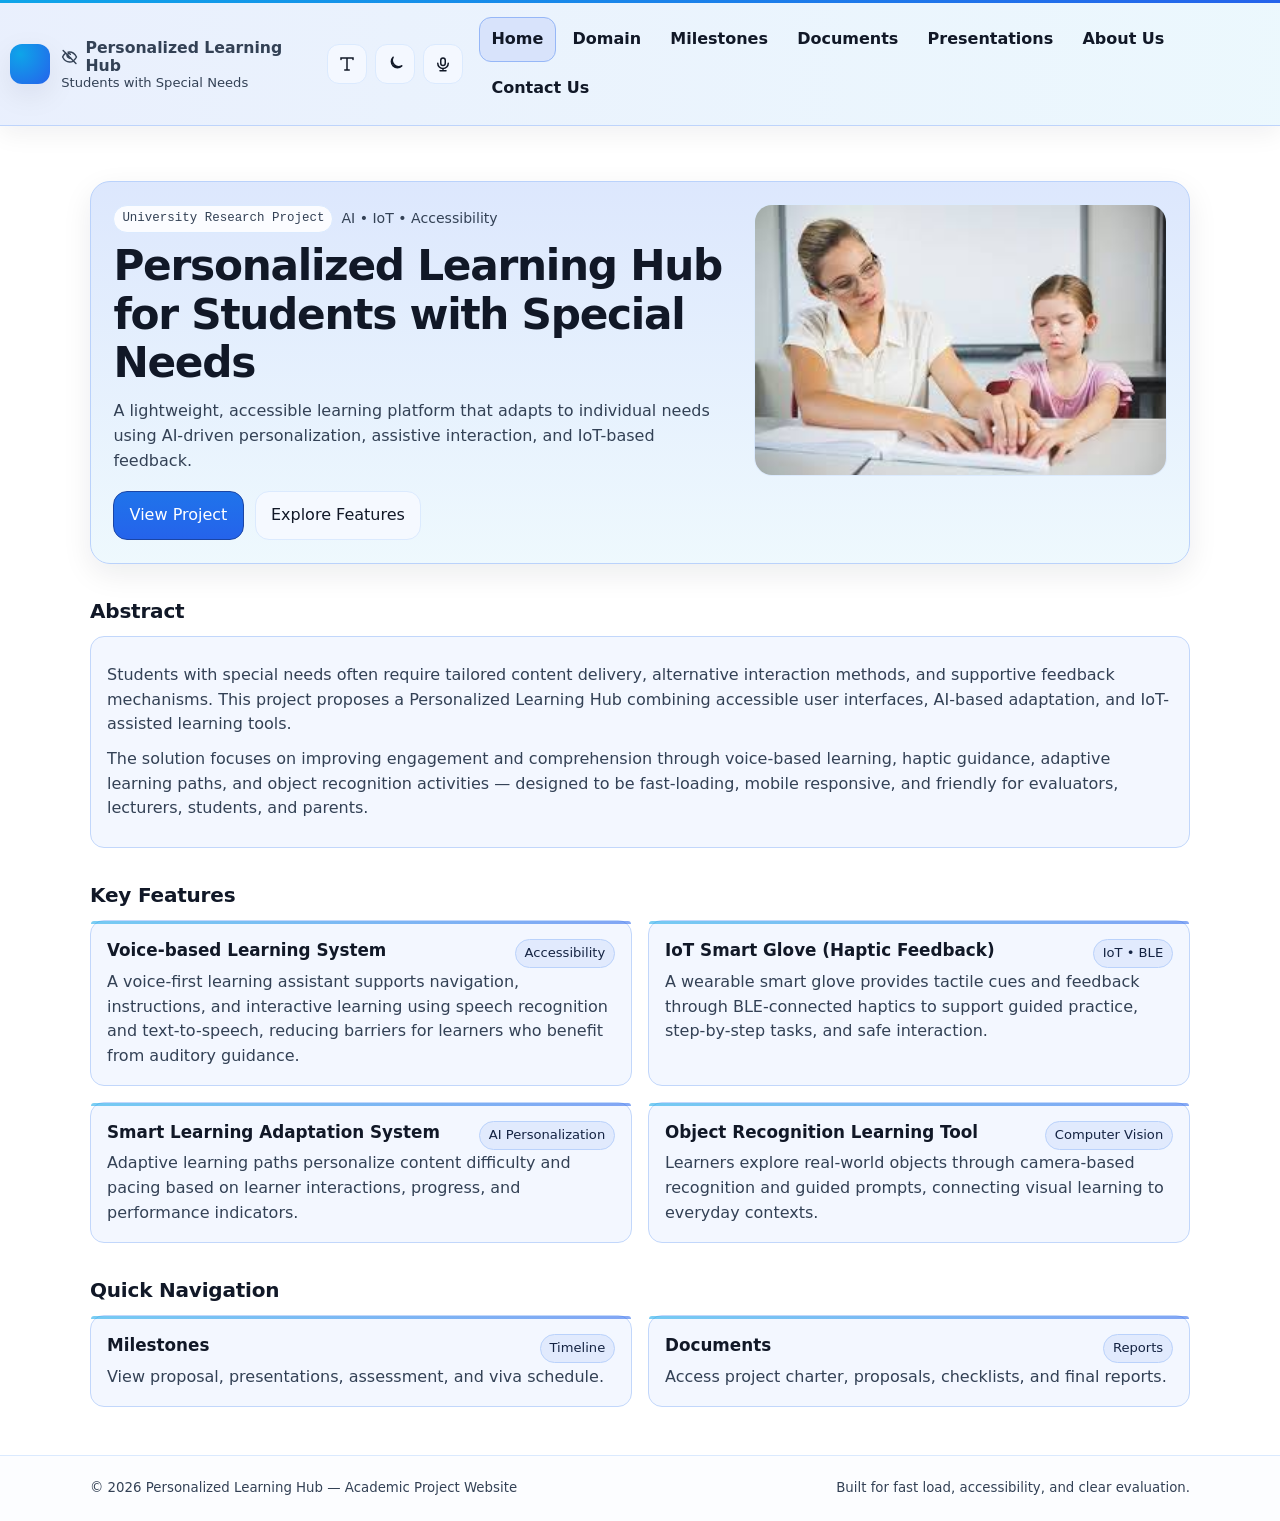
<file: index.html>
<!doctype html>
<html lang="en">
<head>
  <meta charset="utf-8" />
  <meta name="viewport" content="width=device-width, initial-scale=1" />
  <meta name="description" content="Academic project website — Personalized Learning Hub for Students with Special Needs." />
  <title>Personalized Learning Hub | Home</title>

  <link rel="stylesheet" href="styles/main.css" />
  <link rel="icon" href="assets/icons/favicon.svg" type="image/svg+xml" />
</head>

<body data-page="home">
  <a class="skip-link" href="#main">Skip to content</a>

  <!-- Shared Header / Navigation (consistent across all pages) -->
  <header class="site-header">
    <div class="container">
      <nav class="navbar" aria-label="Main navigation">
        <a class="brand" href="index.html">
          <span class="brand-mark" aria-hidden="true"></span>
          <span class="brand-text">
            <span class="brand-title">
              <svg class="icon" aria-hidden="true"><use href="#i-eye-off"></use></svg>
              <strong>Personalized Learning Hub</strong>
            </span>
            <span>Students with Special Needs</span>
          </span>
        </a>

        <div class="nav-controls" aria-label="Accessibili ty controls">
          <button class="icon-btn nav-toggle" type="button" data-action="toggle-nav" aria-expanded="false" aria-label="Open menu">
            <svg class="icon" aria-hidden="true"><use href="#i-menu"></use></svg>
          </button>

          <button class="icon-btn" type="button" data-action="toggle-font" aria-pressed="false" aria-label="Toggle larger text">
            <svg class="icon" aria-hidden="true"><use href="#i-text"></use></svg>
          </button>

          <button class="icon-btn" type="button" data-action="toggle-theme" aria-pressed="false" aria-label="Toggle dark mode">
            <svg class="icon" aria-hidden="true"><use href="#i-moon"></use></svg>
          </button>

          <!-- Optional but high-value: voice navigation (off by default) -->
          <button class="icon-btn" type="button" data-action="toggle-voice" aria-pressed="false" aria-label="Toggle voice navigation">
            <svg class="icon" aria-hidden="true"><use href="#i-mic"></use></svg>
          </button>
        </div>

        <div class="nav-links" role="list">
          <a href="index.html" data-page="home">Home</a>
          <a href="pages/domain.html" data-page="domain">Domain</a>
          <a href="pages/milestones.html" data-page="milestones">Milestones</a>
          <a href="pages/documents.html" data-page="documents">Documents</a>
          <a href="pages/presentations.html" data-page="presentations">Presentations</a>
          <a href="pages/about.html" data-page="about">About Us</a>
          <a href="pages/contact.html" data-page="contact">Contact Us</a>
        </div>
      </nav>
    </div>
  </header>

  <main id="main">
    <!-- Hero -->
    <section class="hero">
      <div class="container">
        <div class="hero-card">
          <div>
            <div class="kicker">
              <span class="kicker-badge">University Research Project</span>
              <span>AI • IoT • Accessibility</span>
            </div>

            <h1>Personalized Learning Hub for Students with Special Needs</h1>
            <p>
              A lightweight, accessible learning platform that adapts to individual needs using AI-driven personalization,
              assistive interaction, and IoT-based feedback.
            </p>

            <div class="cta-row">
              <a class="btn primary" href="pages/domain.html">View Project</a>
              <a class="btn ghost" href="#features">Explore Features</a>
            </div>
          </div>

          <!-- Minimal, optimized image (SVG) -->
          <div>
            <img src="assets/images/student.jfif" alt="Abstract learning illustration" style="width:100%;height:auto;border-radius:18px;border:1px solid var(--border);background:color-mix(in srgb, var(--bg) 80%, var(--surface));" loading="lazy" />
          </div>
        </div>
      </div>
    </section>

    <!-- Short introduction (abstract-style summary) -->
    <section class="section" aria-labelledby="abstract">
      <div class="container">
        <h2 id="abstract">Abstract</h2>
        <div class="prose">
          <p>
            Students with special needs often require tailored content delivery, alternative interaction methods, and supportive
            feedback mechanisms. This project proposes a Personalized Learning Hub combining accessible user interfaces,
            AI-based adaptation, and IoT-assisted learning tools.
          </p>
          <p>
            The solution focuses on improving engagement and comprehension through voice-based learning, haptic guidance,
            adaptive learning paths, and object recognition activities — designed to be fast-loading, mobile responsive, and
            friendly for evaluators, lecturers, students, and parents.
          </p>
        </div>
      </div>
    </section>

    <!-- Key features -->
    <section class="section" id="features" aria-labelledby="features-title">
      <div class="container">
        <h2 id="features-title">Key Features</h2>

        <div class="grid" role="list">
          <article class="card" role="listitem">
            <div class="card-top">
              <h3>Voice-based Learning System</h3>
              <span class="pill">Accessibility</span>
            </div>
            <p>
              A voice-first learning assistant supports navigation, instructions, and interactive learning using speech
              recognition and text-to-speech, reducing barriers for learners who benefit from auditory guidance.
            </p>
          </article>

          <article class="card" role="listitem">
            <div class="card-top">
              <h3>IoT Smart Glove (Haptic Feedback)</h3>
              <span class="pill">IoT • BLE</span>
            </div>
            <p>
              A wearable smart glove provides tactile cues and feedback through BLE-connected haptics to support guided
              practice, step-by-step tasks, and safe interaction.
            </p>
          </article>

          <article class="card" role="listitem">
            <div class="card-top">
              <h3>Smart Learning Adaptation System</h3>
              <span class="pill">AI Personalization</span>
            </div>
            <p>
              Adaptive learning paths personalize content difficulty and pacing based on learner interactions, progress, and
              performance indicators.
            </p>
          </article>

          <article class="card" role="listitem">
            <div class="card-top">
              <h3>Object Recognition Learning Tool</h3>
              <span class="pill">Computer Vision</span>
            </div>
            <p>
              Learners explore real-world objects through camera-based recognition and guided prompts, connecting visual
              learning to everyday contexts.
            </p>
          </article>
        </div>
      </div>
    </section>

    <!-- Quick jump section (lightweight) -->
    <section class="section" aria-labelledby="quick-nav">
      <div class="container">
        <h2 id="quick-nav">Quick Navigation</h2>
        <div class="grid" role="list">
          <a class="card" role="listitem" href="pages/milestones.html" style="text-decoration:none;color:inherit;">
            <div class="card-top"><h3>Milestones</h3><span class="pill">Timeline</span></div>
            <p>View proposal, presentations, assessment, and viva schedule.</p>
          </a>
          <a class="card" role="listitem" href="pages/documents.html" style="text-decoration:none;color:inherit;">
            <div class="card-top"><h3>Documents</h3><span class="pill">Reports</span></div>
            <p>Access project charter, proposals, checklists, and final reports.</p>
          </a>
        </div>
      </div>
    </section>
  </main>

  <footer class="site-footer">
    <div class="container">
      <div class="footer-row">
        <small>© <span id="year"></span> Personalized Learning Hub — Academic Project Website</small>
        <small>Built for fast load, accessibility, and clear evaluation.</small>
      </div>
    </div>
  </footer>

  <script src="scripts/icons.js"></script>
  <script src="scripts/main.js"></script>
  <script>
    document.getElementById('year').textContent = new Date().getFullYear();
  </script>
</body>
</html>
</file>
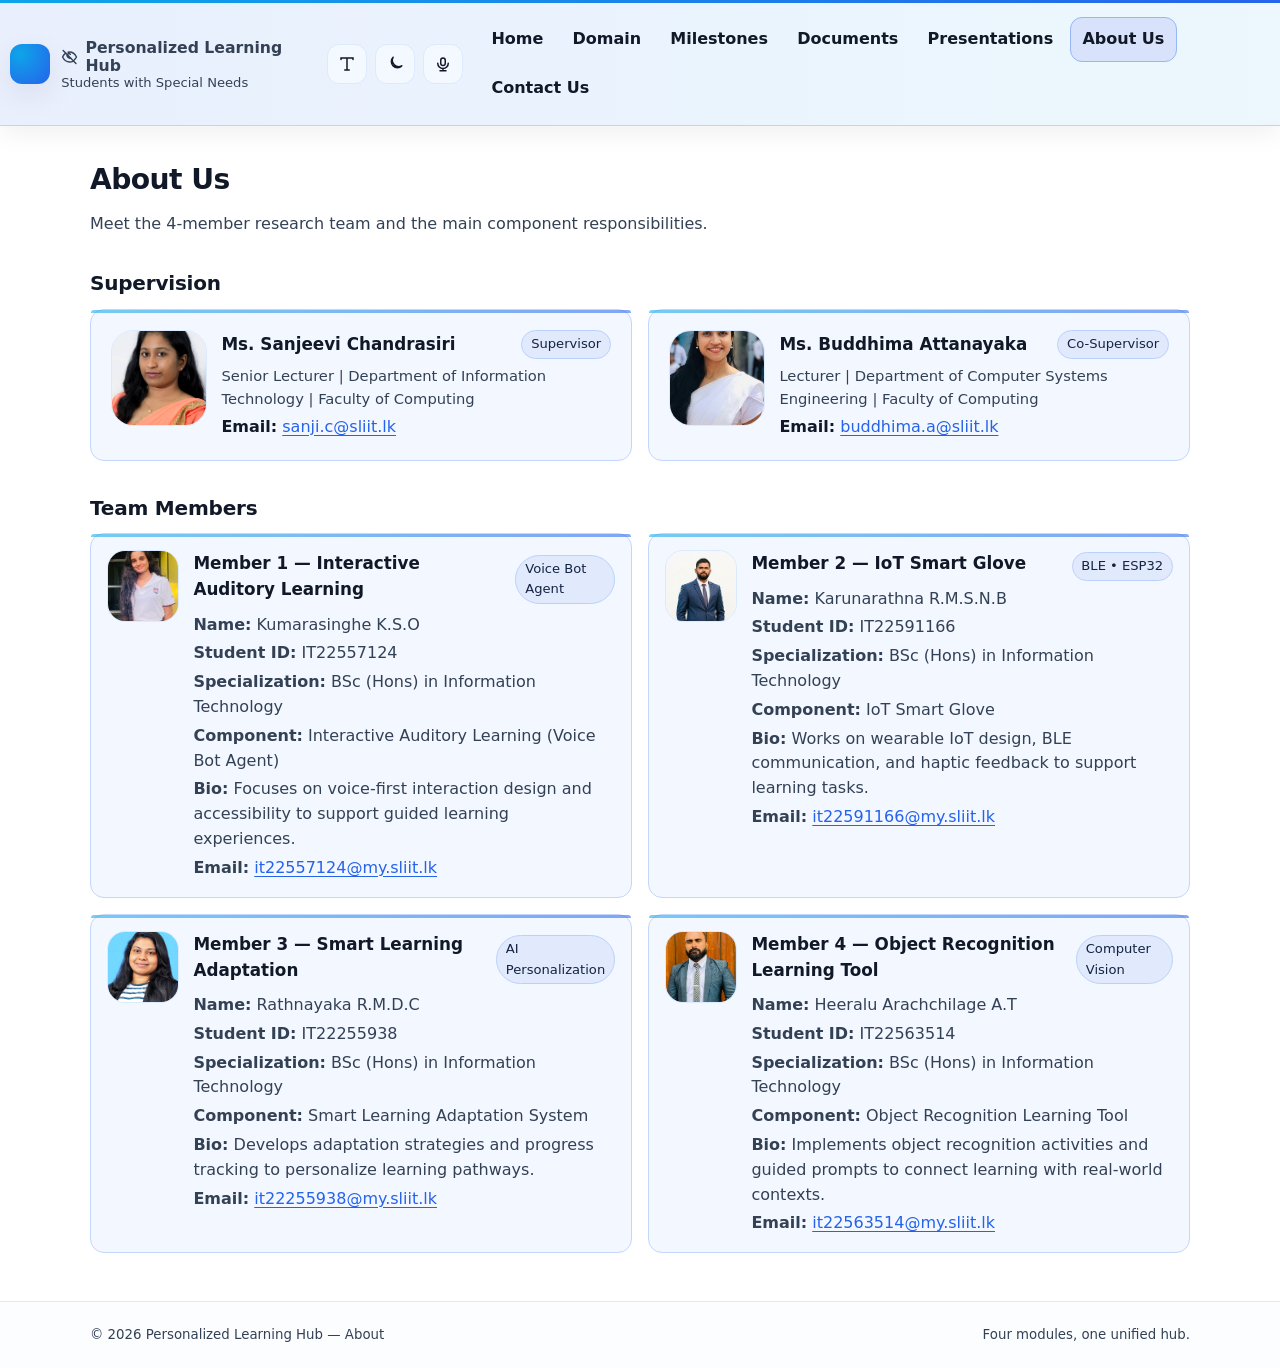
<file: pages/about.html>
<!doctype html>
<html lang="en">
<head>
  <meta charset="utf-8" />
  <meta name="viewport" content="width=device-width, initial-scale=1" />
  <meta name="description" content="Team members and responsibilities." />
  <title>Personalized Learning Hub | About Us</title>

  <link rel="stylesheet" href="../styles/main.css" />
  <link rel="icon" href="../assets/icons/favicon.svg" type="image/svg+xml" />
</head>

<body data-page="about">
  <a class="skip-link" href="#main">Skip to content</a>

  <header class="site-header">
    <div class="container">
      <nav class="navbar" aria-label="Main navigation">
        <a class="brand" href="../index.html">
          <span class="brand-mark" aria-hidden="true"></span>
          <span class="brand-text">
            <span class="brand-title">
              <svg class="icon" aria-hidden="true"><use href="#i-eye-off"></use></svg>
              <strong>Personalized Learning Hub</strong>
            </span>
            <span>Students with Special Needs</span>
          </span>
        </a>

        <div class="nav-controls" aria-label="Accessibility controls">
          <button class="icon-btn nav-toggle" type="button" data-action="toggle-nav" aria-expanded="false" aria-label="Open menu">
            <svg class="icon" aria-hidden="true"><use href="#i-menu"></use></svg>
          </button>
          <button class="icon-btn" type="button" data-action="toggle-font" aria-pressed="false" aria-label="Toggle larger text">
            <svg class="icon" aria-hidden="true"><use href="#i-text"></use></svg>
          </button>
          <button class="icon-btn" type="button" data-action="toggle-theme" aria-pressed="false" aria-label="Toggle dark mode">
            <svg class="icon" aria-hidden="true"><use href="#i-moon"></use></svg>
          </button>
          <button class="icon-btn" type="button" data-action="toggle-voice" aria-pressed="false" aria-label="Toggle voice navigation">
            <svg class="icon" aria-hidden="true"><use href="#i-mic"></use></svg>
          </button>
        </div>

        <div class="nav-links" role="list">
          <a href="../index.html" data-page="home">Home</a>
          <a href="domain.html" data-page="domain">Domain</a>
          <a href="milestones.html" data-page="milestones">Milestones</a>
          <a href="documents.html" data-page="documents">Documents</a>
          <a href="presentations.html" data-page="presentations">Presentations</a>
          <a href="about.html" data-page="about">About Us</a>
          <a href="contact.html" data-page="contact">Contact Us</a>
        </div>
      </nav>
    </div>
  </header>

  <main id="main">
    <div class="container">
      <h1 class="page-title">About Us</h1>
      <p class="lead">Meet the 4-member research team and the main component responsibilities.</p>

      <section class="section" aria-labelledby="supervision">
        <h2 id="supervision">Supervision</h2>

        <div class="grid supervision-grid" role="list">
          <article class="card" role="listitem">
            <div class="profile">
              <img class="avatar" src="../assets/images/MsSanjeevi.jpg" alt="Portrait of Ms. Sanjeevi Chandrasiri" loading="lazy" onerror="this.onerror=null;this.src='../assets/images/avatar-placeholder.svg';" />
              <div class="profile-meta">
                <div class="card-top" style="margin-bottom:0.15rem;">
                  <h3 style="margin:0;">Ms. Sanjeevi Chandrasiri</h3>
                  <span class="pill">Supervisor</span>
                </div>
                <div class="title">Senior Lecturer | Department of Information Technology | Faculty of Computing</div>
                <div><strong>Email:</strong> <a href="mailto:sanji.c@sliit.lk">sanji.c@sliit.lk</a></div>
              </div>
            </div>
          </article>

          <article class="card" role="listitem">
            <div class="profile">
              <img class="avatar" src="../assets/images/buddhima-attanayaka.jpeg" alt="Portrait of Ms. Buddhima Attanayaka" loading="lazy" onerror="this.onerror=null;this.src='../assets/images/avatar-placeholder.svg';" />
              <div class="profile-meta">
                <div class="card-top" style="margin-bottom:0.15rem;">
                  <h3 style="margin:0;">Ms. Buddhima Attanayaka</h3>
                  <span class="pill">Co-Supervisor</span>
                </div>
                <div class="title">Lecturer | Department of Computer Systems Engineering | Faculty of Computing</div>
                <div><strong>Email:</strong> <a href="mailto:buddhima.a@sliit.lk">buddhima.a@sliit.lk</a></div>
              </div>
            </div>
          </article>
        </div>
      </section>

      <section class="section" aria-labelledby="team">
        <h2 id="team">Team Members</h2>
        <div class="grid" role="list">
          <article class="card" role="listitem">
            <div class="profile">
              <img class="avatar" src="../assets/images/IT22557124.png" alt="Portrait of Kumarasinghe K.S.O" loading="lazy" onerror="this.onerror=null;this.src='../assets/images/avatar-placeholder.svg';" />
              <div class="profile-meta">
                <div class="card-top">
                  <h3>Member 1 — Interactive Auditory Learning</h3>
                  <span class="pill">Voice Bot Agent</span>
                </div>
                <p><strong>Name:</strong> Kumarasinghe K.S.O</p>
                <p><strong>Student ID:</strong> IT22557124</p>
                <p><strong>Specialization:</strong> BSc (Hons) in Information Technology</p>
                <p><strong>Component:</strong> Interactive Auditory Learning (Voice Bot Agent)</p>
                <p><strong>Bio:</strong> Focuses on voice-first interaction design and accessibility to support guided learning experiences.</p>
                <p><strong>Email:</strong> <a href="mailto:it22557124@my.sliit.lk">it22557124@my.sliit.lk</a></p>
              </div>
            </div>
          </article>

          <article class="card" role="listitem">
            <div class="profile">
              <img class="avatar" src="../assets/images/IT22591166.png" alt="Portrait of Karunarathna R.M.S.N.B" loading="lazy" onerror="this.onerror=null;this.src='../assets/images/avatar-placeholder.svg';" />
              <div class="profile-meta">
                <div class="card-top">
                  <h3>Member 2 — IoT Smart Glove</h3>
                  <span class="pill">BLE • ESP32</span>
                </div>
                <p><strong>Name:</strong> Karunarathna R.M.S.N.B</p>
                <p><strong>Student ID:</strong> IT22591166</p>
                <p><strong>Specialization:</strong> BSc (Hons) in Information Technology</p>
                <p><strong>Component:</strong> IoT Smart Glove</p>
                <p><strong>Bio:</strong> Works on wearable IoT design, BLE communication, and haptic feedback to support learning tasks.</p>
                <p><strong>Email:</strong> <a href="mailto:it22591166@my.sliit.lk">it22591166@my.sliit.lk</a></p>
              </div>
            </div>
          </article>

          <article class="card" role="listitem">
            <div class="profile">
              <img class="avatar" src="../assets/images/IT22255938.png" alt="Portrait of Rathnayaka R.M.D.C" loading="lazy" onerror="this.onerror=null;this.src='../assets/images/avatar-placeholder.svg';" />
              <div class="profile-meta">
                <div class="card-top">
                  <h3>Member 3 — Smart Learning Adaptation</h3>
                  <span class="pill">AI Personalization</span>
                </div>
                <p><strong>Name:</strong> Rathnayaka R.M.D.C</p>
                <p><strong>Student ID:</strong> IT22255938</p>
                <p><strong>Specialization:</strong> BSc (Hons) in Information Technology</p>
                <p><strong>Component:</strong> Smart Learning Adaptation System</p>
                <p><strong>Bio:</strong> Develops adaptation strategies and progress tracking to personalize learning pathways.</p>
                <p><strong>Email:</strong> <a href="mailto:it22255938@my.sliit.lk">it22255938@my.sliit.lk</a></p>
              </div>
            </div>
          </article>

          <article class="card" role="listitem">
            <div class="profile">
              <img class="avatar" src="../assets/images/IT22563514.png" alt="Portrait of Heeralu Arachchilage A.T" loading="lazy" onerror="this.onerror=null;this.src='../assets/images/avatar-placeholder.svg';" />
              <div class="profile-meta">
                <div class="card-top">
                  <h3>Member 4 — Object Recognition Learning Tool</h3>
                  <span class="pill">Computer Vision</span>
                </div>
                <p><strong>Name:</strong> Heeralu Arachchilage A.T</p>
                <p><strong>Student ID:</strong> IT22563514</p>
                <p><strong>Specialization:</strong> BSc (Hons) in Information Technology</p>
                <p><strong>Component:</strong> Object Recognition Learning Tool</p>
                <p><strong>Bio:</strong> Implements object recognition activities and guided prompts to connect learning with real-world contexts.</p>
                <p><strong>Email:</strong> <a href="mailto:it22563514@my.sliit.lk">it22563514@my.sliit.lk</a></p>
              </div>
            </div>
          </article>
        </div>
      </section>
    </div>
  </main>

  <footer class="site-footer">
    <div class="container">
      <div class="footer-row">
        <small>© <span id="year"></span> Personalized Learning Hub — About</small>
        <small>Four modules, one unified hub.</small>
      </div>
    </div>
  </footer>

  <script src="../scripts/icons.js"></script>
  <script src="../scripts/main.js"></script>
  <script>
    document.getElementById('year').textContent = new Date().getFullYear();
  </script>
</body>
</html>
</file>
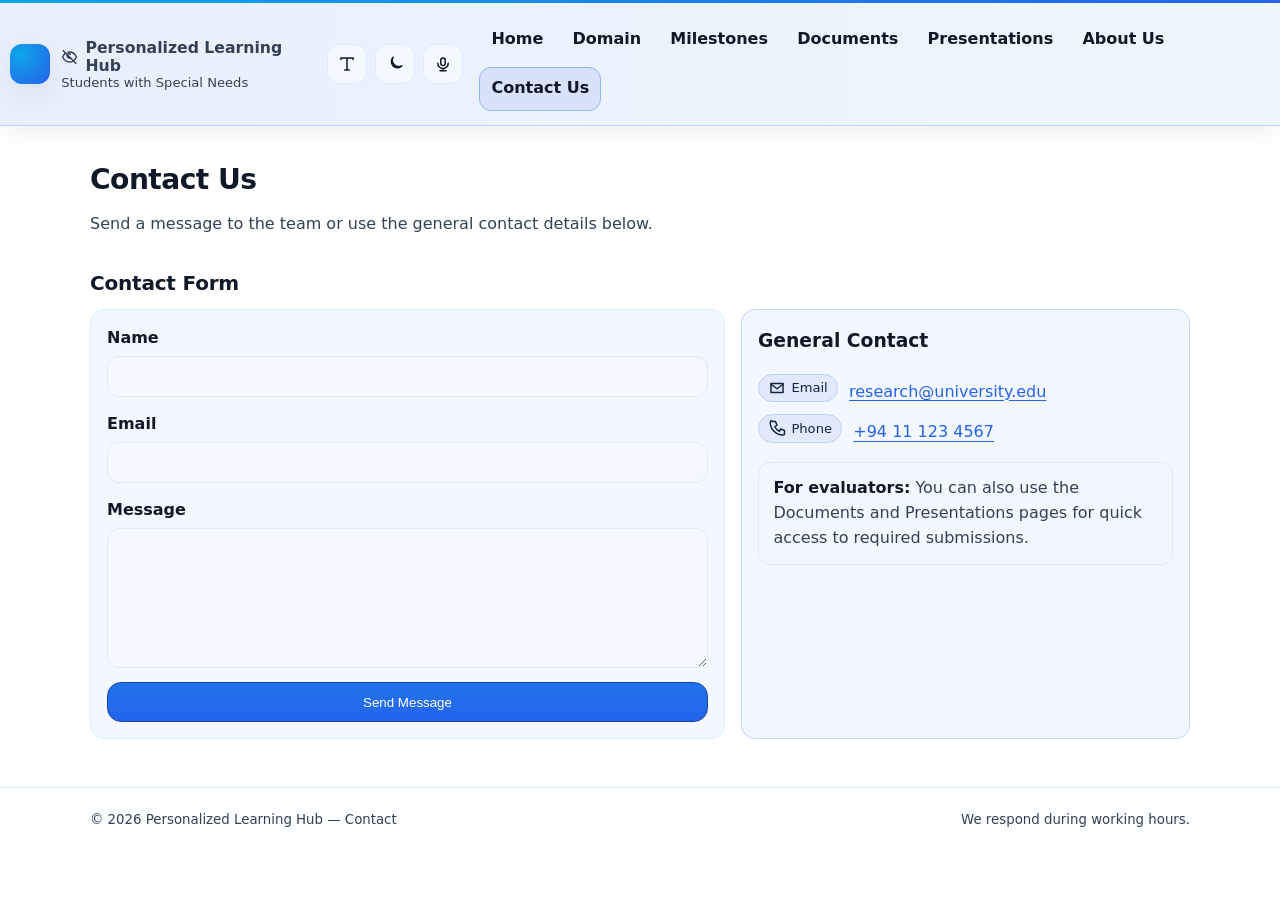
<file: pages/contact.html>
<!doctype html>
<html lang="en">
<head>
  <meta charset="utf-8" />
  <meta name="viewport" content="width=device-width, initial-scale=1" />
  <meta name="description" content="Contact the research team." />
  <title>Personalized Learning Hub | Contact</title>

  <link rel="stylesheet" href="../styles/main.css" />
  <link rel="icon" href="../assets/icons/favicon.svg" type="image/svg+xml" />
</head>

<body data-page="contact">
  <a class="skip-link" href="#main">Skip to content</a>

  <header class="site-header">
    <div class="container">
      <nav class="navbar" aria-label="Main navigation">
        <a class="brand" href="../index.html">
          <span class="brand-mark" aria-hidden="true"></span>
          <span class="brand-text">
            <span class="brand-title">
              <svg class="icon" aria-hidden="true"><use href="#i-eye-off"></use></svg>
              <strong>Personalized Learning Hub</strong>
            </span>
            <span>Students with Special Needs</span>
          </span>
        </a>

        <div class="nav-controls" aria-label="Accessibility controls">
          <button class="icon-btn nav-toggle" type="button" data-action="toggle-nav" aria-expanded="false" aria-label="Open menu">
            <svg class="icon" aria-hidden="true"><use href="#i-menu"></use></svg>
          </button>
          <button class="icon-btn" type="button" data-action="toggle-font" aria-pressed="false" aria-label="Toggle larger text">
            <svg class="icon" aria-hidden="true"><use href="#i-text"></use></svg>
          </button>
          <button class="icon-btn" type="button" data-action="toggle-theme" aria-pressed="false" aria-label="Toggle dark mode">
            <svg class="icon" aria-hidden="true"><use href="#i-moon"></use></svg>
          </button>
          <button class="icon-btn" type="button" data-action="toggle-voice" aria-pressed="false" aria-label="Toggle voice navigation">
            <svg class="icon" aria-hidden="true"><use href="#i-mic"></use></svg>
          </button>
        </div>

        <div class="nav-links" role="list">
          <a href="../index.html" data-page="home">Home</a>
          <a href="domain.html" data-page="domain">Domain</a>
          <a href="milestones.html" data-page="milestones">Milestones</a>
          <a href="documents.html" data-page="documents">Documents</a>
          <a href="presentations.html" data-page="presentations">Presentations</a>
          <a href="about.html" data-page="about">About Us</a>
          <a href="contact.html" data-page="contact">Contact Us</a>
        </div>
      </nav>
    </div>
  </header>

  <main id="main">
    <div class="container">
      <h1 class="page-title">Contact Us</h1>
      <p class="lead">Send a message to the team or use the general contact details below.</p>

      <section class="section" aria-labelledby="contact-form">
        <h2 id="contact-form">Contact Form</h2>

        <div class="grid">
          <form class="form" data-contact-form data-to="research@university.edu" aria-label="Contact form" style="grid-column:span 7;">
            <div class="field">
              <label for="name">Name</label>
              <input id="name" name="name" type="text" autocomplete="name" required />
            </div>

            <div class="field">
              <label for="email">Email</label>
              <input id="email" name="email" type="email" autocomplete="email" required />
            </div>

            <div class="field">
              <label for="message">Message</label>
              <textarea id="message" name="message" required></textarea>
            </div>

            <button class="btn primary" type="submit">Send Message</button>
          </form>

          <aside class="prose" style="grid-column:span 5;">
            <h3 style="margin-top:0;">General Contact</h3>
            <p>
              <span class="pill" style="margin-right:0.4rem;"><svg class="icon" aria-hidden="true"><use href="#i-mail"></use></svg>Email</span>
              <a href="mailto:research@university.edu">research@university.edu</a>
            </p>
            <p>
              <span class="pill" style="margin-right:0.4rem;"><svg class="icon" aria-hidden="true"><use href="#i-phone"></use></svg>Phone</span>
              <a href="tel:+94111234567">+94 11 123 4567</a>
            </p>

            <div class="notice" style="margin-top:1rem;">
              <strong>For evaluators:</strong> You can also use the Documents and Presentations pages for quick access to required submissions.
            </div>
          </aside>
        </div>
      </section>
    </div>
  </main>

  <footer class="site-footer">
    <div class="container">
      <div class="footer-row">
        <small>© <span id="year"></span> Personalized Learning Hub — Contact</small>
        <small>We respond during working hours.</small>
      </div>
    </div>
  </footer>

  <script src="../scripts/icons.js"></script>
  <script src="../scripts/main.js"></script>
  <script>
    document.getElementById('year').textContent = new Date().getFullYear();
  </script>
</body>
</html>
</file>
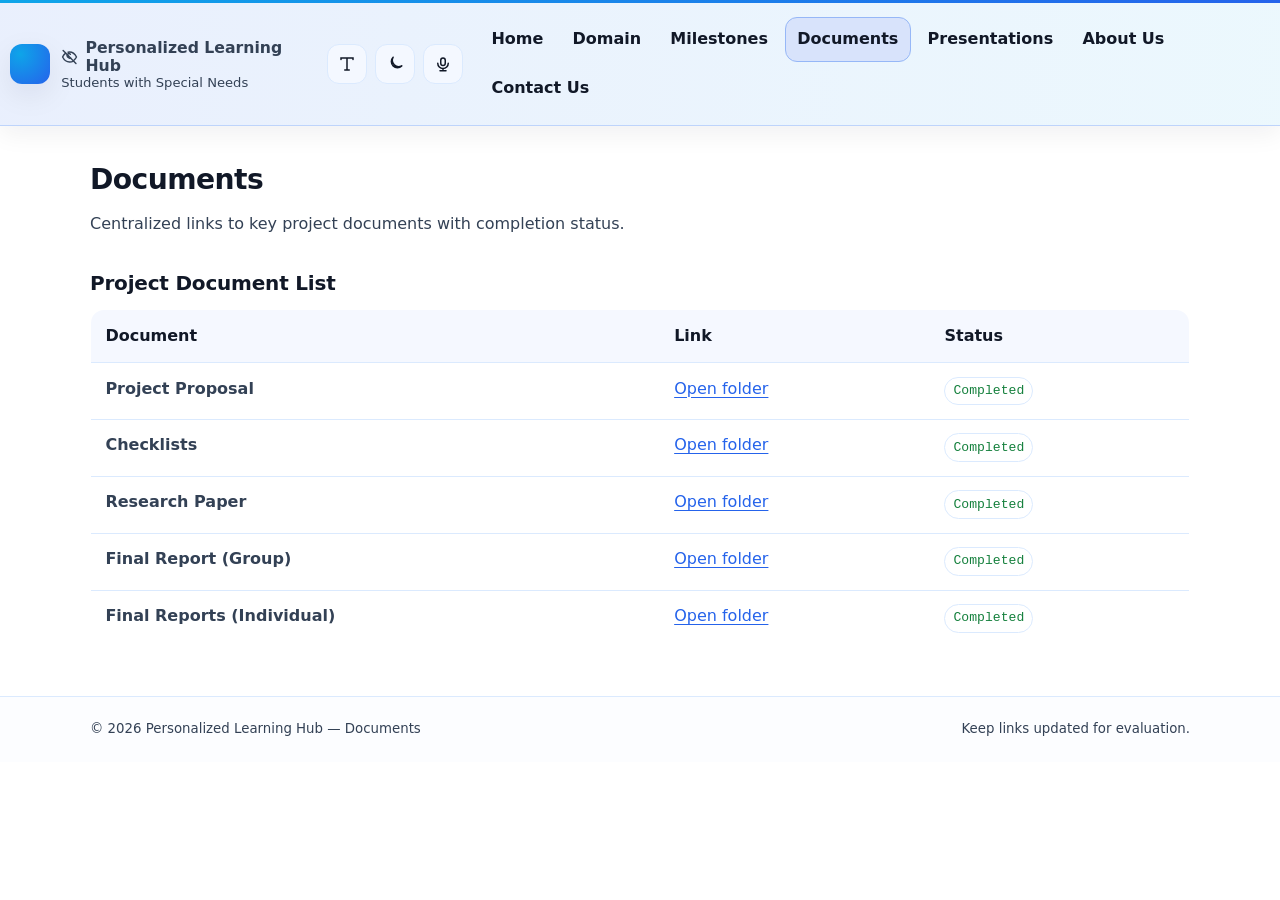
<file: pages/documents.html>
<!doctype html>
<html lang="en">
<head>
  <meta charset="utf-8" />
  <meta name="viewport" content="width=device-width, initial-scale=1" />
  <meta name="description" content="Project documents and download links." />
  <title>Personalized Learning Hub | Documents</title>

  <link rel="stylesheet" href="../styles/main.css" />
  <link rel="icon" href="../assets/icons/favicon.svg" type="image/svg+xml" />
</head>

<body data-page="documents">
  <a class="skip-link" href="#main">Skip to content</a>

  <header class="site-header">
    <div class="container">
      <nav class="navbar" aria-label="Main navigation">
        <a class="brand" href="../index.html">
          <span class="brand-mark" aria-hidden="true"></span>
          <span class="brand-text">
            <span class="brand-title">
              <svg class="icon" aria-hidden="true"><use href="#i-eye-off"></use></svg>
              <strong>Personalized Learning Hub</strong>
            </span>
            <span>Students with Special Needs</span>
          </span>
        </a>

        <div class="nav-controls" aria-label="Accessibility controls">
          <button class="icon-btn nav-toggle" type="button" data-action="toggle-nav" aria-expanded="false" aria-label="Open menu">
            <svg class="icon" aria-hidden="true"><use href="#i-menu"></use></svg>
          </button>
          <button class="icon-btn" type="button" data-action="toggle-font" aria-pressed="false" aria-label="Toggle larger text">
            <svg class="icon" aria-hidden="true"><use href="#i-text"></use></svg>
          </button>
          <button class="icon-btn" type="button" data-action="toggle-theme" aria-pressed="false" aria-label="Toggle dark mode">
            <svg class="icon" aria-hidden="true"><use href="#i-moon"></use></svg>
          </button>
          <button class="icon-btn" type="button" data-action="toggle-voice" aria-pressed="false" aria-label="Toggle voice navigation">
            <svg class="icon" aria-hidden="true"><use href="#i-mic"></use></svg>
          </button>
        </div>

        <div class="nav-links" role="list">
          <a href="../index.html" data-page="home">Home</a>
          <a href="domain.html" data-page="domain">Domain</a>
          <a href="milestones.html" data-page="milestones">Milestones</a>
          <a href="documents.html" data-page="documents">Documents</a>
          <a href="presentations.html" data-page="presentations">Presentations</a>
          <a href="about.html" data-page="about">About Us</a>
          <a href="contact.html" data-page="contact">Contact Us</a>
        </div>
      </nav>
    </div>
  </header>

  <main id="main">
    <div class="container">
      <h1 class="page-title">Documents</h1>
      <p class="lead">Centralized links to key project documents with completion status.</p>

      <section class="section" aria-labelledby="doc-list">
        <h2 id="doc-list">Project Document List</h2>

        <table class="table" aria-label="Project documents">
          <thead>
            <tr>
              <th scope="col">Document</th>
              <th scope="col">Link</th>
              <th scope="col">Status</th>
            </tr>
          </thead>
          <tbody>
            <tr>
              <td><strong>Project Proposal</strong></td>
              <td><a href="https://mysliit.sharepoint.com/:f:/s/CDAPSubmissionCloud/IgAqsHSyW23MSI99JvUxpw41AVGTzMCLZHwC85IzQk7DJ_Q?e=PyDcnZ" target="_blank" rel="noopener noreferrer" aria-label="Project Proposal link (opens in a new tab)">Open folder</a></td>
              <td><span class="badge good">Completed</span></td>
            </tr>
            <tr>
              <td><strong>Checklists</strong></td>
              <td><a href="https://mysliit.sharepoint.com/:f:/s/CDAPSubmissionCloud/IgDmKmaJZxvqSIkdbqaTmUVDAQEFn8mHSxUSYs31LlUTzjA?e=UDouc6" target="_blank" rel="noopener noreferrer" aria-label="Checklists link (opens in a new tab)">Open folder</a></td>
              <td><span class="badge good">Completed</span></td>
            </tr>
            <tr>
              <td><strong>Research Paper</strong></td>
              <td><a href="https://mysliit.sharepoint.com/:f:/s/CDAPSubmissionCloud/IgDGL8BWbmSuSL6hmYcC-wu2Ab0hLactWRjRE8kNkdgy_Rs?e=M8FNFe" target="_blank" rel="noopener noreferrer" aria-label="Research Paper link (opens in a new tab)">Open folder</a></td>
              <td><span class="badge good">Completed</span></td>
            </tr>
            <tr>
              <td><strong>Final Report (Group)</strong></td>
              <td><a href="https://mysliit.sharepoint.com/:f:/s/CDAPSubmissionCloud/IgBsu1D3bpegTJy5i2-X5bNNAWTPW9YAkWMJUD85950tyhY?e=3dDiFG" target="_blank" rel="noopener noreferrer" aria-label="Final Report and Presentation link (opens in a new tab)">Open folder</a></td>
              <td><span class="badge good">Completed</span></td>
            </tr>
            <tr>
              <td><strong>Final Reports (Individual)</strong></td>
              <td><a href="https://mysliit.sharepoint.com/:f:/s/CDAPSubmissionCloud/IgBsu1D3bpegTJy5i2-X5bNNAWTPW9YAkWMJUD85950tyhY?e=3dDiFG" target="_blank" rel="noopener noreferrer" aria-label="Individual Final Reports link (opens in a new tab)">Open folder</a></td>
              <td><span class="badge good">Completed</span></td>
            </tr>
          </tbody>
        </table>

      </section>
    </div>
  </main>

  <footer class="site-footer">
    <div class="container">
      <div class="footer-row">
        <small>© <span id="year"></span> Personalized Learning Hub — Documents</small>
        <small>Keep links updated for evaluation.</small>
      </div>
    </div>
  </footer>

  <script src="../scripts/icons.js"></script>
  <script src="../scripts/main.js"></script>
  <script>
    document.getElementById('year').textContent = new Date().getFullYear();
  </script>
</body>
</html>
</file>
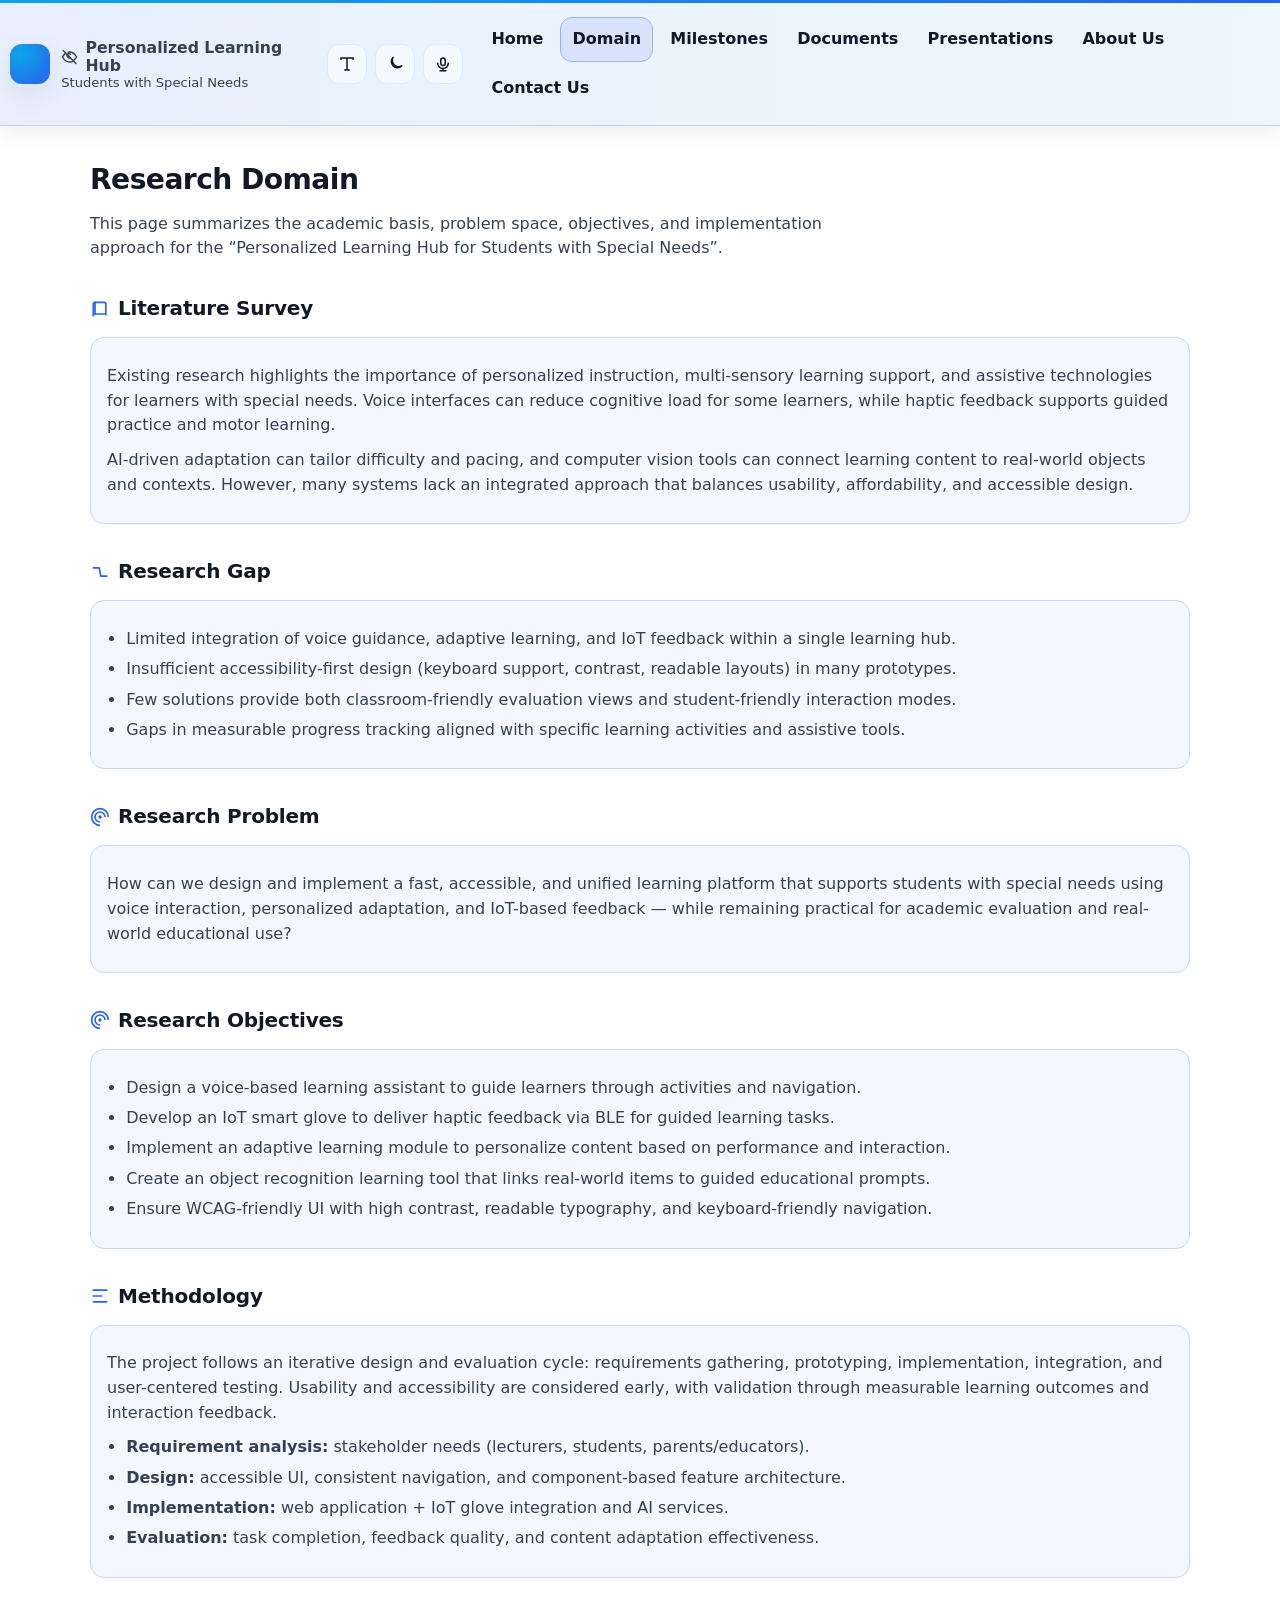
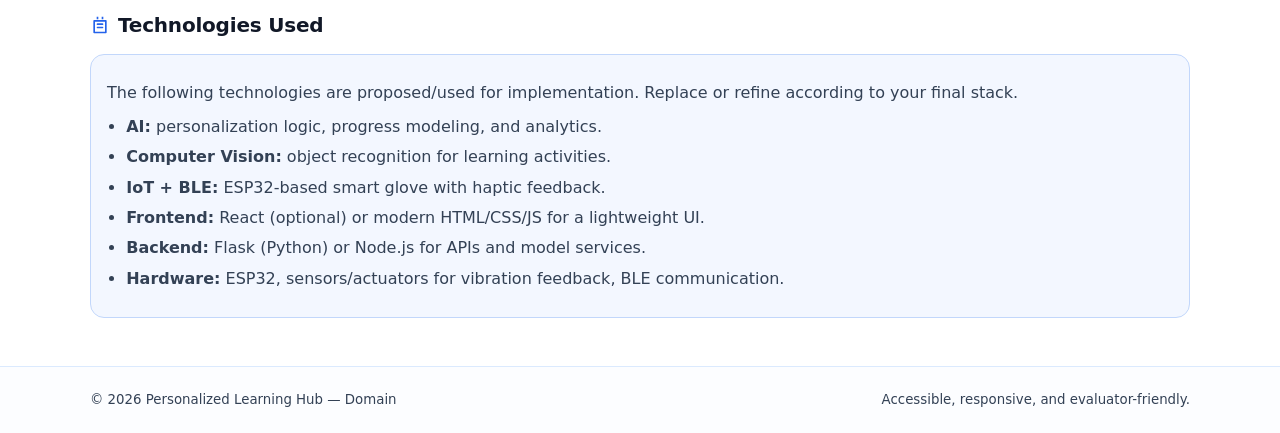
<file: pages/domain.html>
<!doctype html>
<html lang="en">
<head>
  <meta charset="utf-8" />
  <meta name="viewport" content="width=device-width, initial-scale=1" />
  <meta name="description" content="Research domain — Personalized Learning Hub for Students with Special Needs." />
  <title>Personalized Learning Hub | Domain</title>

  <link rel="stylesheet" href="../styles/main.css" />
  <link rel="icon" href="../assets/icons/favicon.svg" type="image/svg+xml" />
</head>

<body data-page="domain">
  <a class="skip-link" href="#main">Skip to content</a>

  <header class="site-header">
    <div class="container">
      <nav class="navbar" aria-label="Main navigation">
        <a class="brand" href="../index.html">
          <span class="brand-mark" aria-hidden="true"></span>
          <span class="brand-text">
            <span class="brand-title">
              <svg class="icon" aria-hidden="true"><use href="#i-eye-off"></use></svg>
              <strong>Personalized Learning Hub</strong>
            </span>
            <span>Students with Special Needs</span>
          </span>
        </a>

        <div class="nav-controls" aria-label="Accessibility controls">
          <button class="icon-btn nav-toggle" type="button" data-action="toggle-nav" aria-expanded="false" aria-label="Open menu">
            <svg class="icon" aria-hidden="true"><use href="#i-menu"></use></svg>
          </button>
          <button class="icon-btn" type="button" data-action="toggle-font" aria-pressed="false" aria-label="Toggle larger text">
            <svg class="icon" aria-hidden="true"><use href="#i-text"></use></svg>
          </button>
          <button class="icon-btn" type="button" data-action="toggle-theme" aria-pressed="false" aria-label="Toggle dark mode">
            <svg class="icon" aria-hidden="true"><use href="#i-moon"></use></svg>
          </button>
          <button class="icon-btn" type="button" data-action="toggle-voice" aria-pressed="false" aria-label="Toggle voice navigation">
            <svg class="icon" aria-hidden="true"><use href="#i-mic"></use></svg>
          </button>
        </div>

        <div class="nav-links" role="list">
          <a href="../index.html" data-page="home">Home</a>
          <a href="domain.html" data-page="domain">Domain</a>
          <a href="milestones.html" data-page="milestones">Milestones</a>
          <a href="documents.html" data-page="documents">Documents</a>
          <a href="presentations.html" data-page="presentations">Presentations</a>
          <a href="about.html" data-page="about">About Us</a>
          <a href="contact.html" data-page="contact">Contact Us</a>
        </div>
      </nav>
    </div>
  </header>

  <main id="main">
    <div class="container">
      <h1 class="page-title">Research Domain</h1>
      <p class="lead">
        This page summarizes the academic basis, problem space, objectives, and implementation approach for the
        “Personalized Learning Hub for Students with Special Needs”.
      </p>

      <section class="section" aria-labelledby="lit">
        <h2 id="lit"><span class="h2-row"><svg class="icon" aria-hidden="true"><use href="#i-book"></use></svg>Literature Survey</span></h2>
        <div class="prose">
          <p>
            Existing research highlights the importance of personalized instruction, multi-sensory learning support, and
            assistive technologies for learners with special needs. Voice interfaces can reduce cognitive load for some learners,
            while haptic feedback supports guided practice and motor learning.
          </p>
          <p>
            AI-driven adaptation can tailor difficulty and pacing, and computer vision tools can connect learning content to
            real-world objects and contexts. However, many systems lack an integrated approach that balances usability,
            affordability, and accessible design.
          </p>
        </div>
      </section>

      <section class="section" aria-labelledby="gap">
        <h2 id="gap"><span class="h2-row"><svg class="icon" aria-hidden="true"><use href="#i-gap"></use></svg>Research Gap</span></h2>
        <div class="prose">
          <ul>
            <li>Limited integration of voice guidance, adaptive learning, and IoT feedback within a single learning hub.</li>
            <li>Insufficient accessibility-first design (keyboard support, contrast, readable layouts) in many prototypes.</li>
            <li>Few solutions provide both classroom-friendly evaluation views and student-friendly interaction modes.</li>
            <li>Gaps in measurable progress tracking aligned with specific learning activities and assistive tools.</li>
          </ul>
        </div>
      </section>

      <section class="section" aria-labelledby="problem">
        <h2 id="problem"><span class="h2-row"><svg class="icon" aria-hidden="true"><use href="#i-target"></use></svg>Research Problem</span></h2>
        <div class="prose">
          <p>
            How can we design and implement a fast, accessible, and unified learning platform that supports students with special
            needs using voice interaction, personalized adaptation, and IoT-based feedback — while remaining practical for
            academic evaluation and real-world educational use?
          </p>
        </div>
      </section>

      <section class="section" aria-labelledby="objectives">
        <h2 id="objectives"><span class="h2-row"><svg class="icon" aria-hidden="true"><use href="#i-target"></use></svg>Research Objectives</span></h2>
        <div class="prose">
          <ul>
            <li>Design a voice-based learning assistant to guide learners through activities and navigation.</li>
            <li>Develop an IoT smart glove to deliver haptic feedback via BLE for guided learning tasks.</li>
            <li>Implement an adaptive learning module to personalize content based on performance and interaction.</li>
            <li>Create an object recognition learning tool that links real-world items to guided educational prompts.</li>
            <li>Ensure WCAG-friendly UI with high contrast, readable typography, and keyboard-friendly navigation.</li>
          </ul>
        </div>
      </section>

      <section class="section" aria-labelledby="method">
        <h2 id="method"><span class="h2-row"><svg class="icon" aria-hidden="true"><use href="#i-method"></use></svg>Methodology</span></h2>
        <div class="prose">
          <p>
            The project follows an iterative design and evaluation cycle: requirements gathering, prototyping, implementation,
            integration, and user-centered testing. Usability and accessibility are considered early, with validation through
            measurable learning outcomes and interaction feedback.
          </p>
          <ul>
            <li><strong>Requirement analysis:</strong> stakeholder needs (lecturers, students, parents/educators).</li>
            <li><strong>Design:</strong> accessible UI, consistent navigation, and component-based feature architecture.</li>
            <li><strong>Implementation:</strong> web application + IoT glove integration and AI services.</li>
            <li><strong>Evaluation:</strong> task completion, feedback quality, and content adaptation effectiveness.</li>
          </ul>
        </div>
      </section>

      <section class="section" aria-labelledby="tech">
        <h2 id="tech"><span class="h2-row"><svg class="icon" aria-hidden="true"><use href="#i-tech"></use></svg>Technologies Used</span></h2>
        <div class="prose">
          <p>
            The following technologies are proposed/used for implementation. Replace or refine according to your final stack.
          </p>
          <ul>
            <li><strong>AI:</strong> personalization logic, progress modeling, and analytics.</li>
            <li><strong>Computer Vision:</strong> object recognition for learning activities.</li>
            <li><strong>IoT + BLE:</strong> ESP32-based smart glove with haptic feedback.</li>
            <li><strong>Frontend:</strong> React (optional) or modern HTML/CSS/JS for a lightweight UI.</li>
            <li><strong>Backend:</strong> Flask (Python) or Node.js for APIs and model services.</li>
            <li><strong>Hardware:</strong> ESP32, sensors/actuators for vibration feedback, BLE communication.</li>
          </ul>
        </div>
      </section>
    </div>
  </main>

  <footer class="site-footer">
    <div class="container">
      <div class="footer-row">
        <small>© <span id="year"></span> Personalized Learning Hub — Domain</small>
        <small>Accessible, responsive, and evaluator-friendly.</small>
      </div>
    </div>
  </footer>

  <script src="../scripts/icons.js"></script>
  <script src="../scripts/main.js"></script>
  <script>
    document.getElementById('year').textContent = new Date().getFullYear();
  </script>
</body>
</html>
</file>
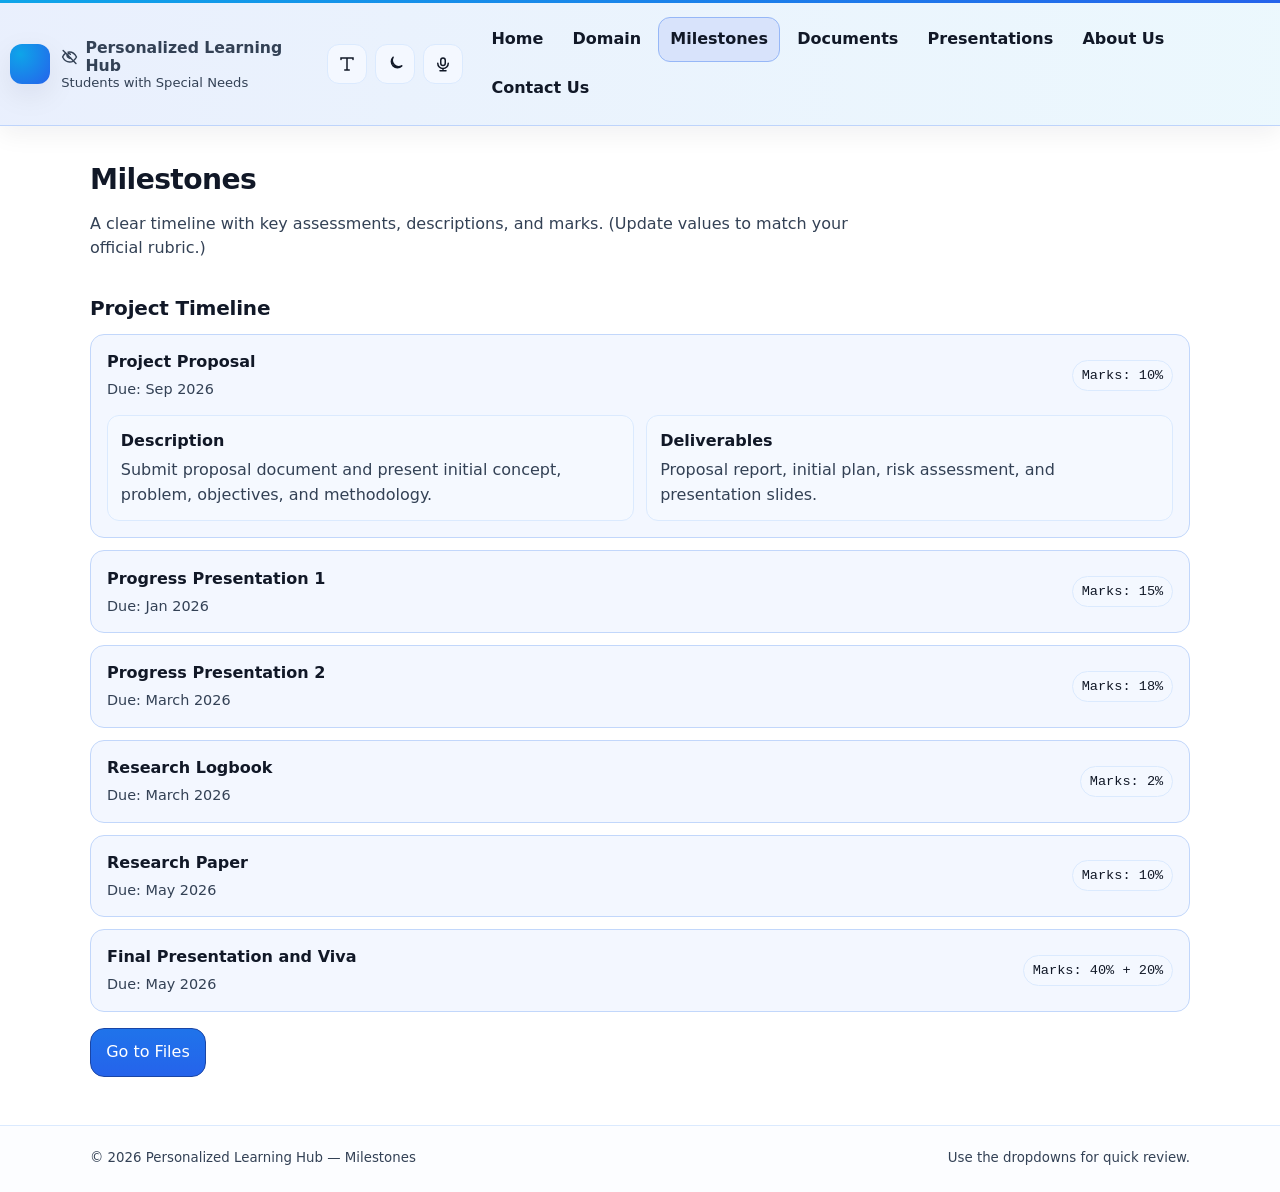
<file: pages/milestones.html>
<!doctype html>
<html lang="en">
<head>
  <meta charset="utf-8" />
  <meta name="viewport" content="width=device-width, initial-scale=1" />
  <meta name="description" content="Project milestones and timeline." />
  <title>Personalized Learning Hub | Milestones</title>

  <link rel="stylesheet" href="../styles/main.css" />
  <link rel="icon" href="../assets/icons/favicon.svg" type="image/svg+xml" />
</head>

<body data-page="milestones">
  <a class="skip-link" href="#main">Skip to content</a>

  <header class="site-header">
    <div class="container">
      <nav class="navbar" aria-label="Main navigation">
        <a class="brand" href="../index.html">
          <span class="brand-mark" aria-hidden="true"></span>
          <span class="brand-text">
            <span class="brand-title">
              <svg class="icon" aria-hidden="true"><use href="#i-eye-off"></use></svg>
              <strong>Personalized Learning Hub</strong>
            </span>
            <span>Students with Special Needs</span>
          </span>
        </a>

        <div class="nav-controls" aria-label="Accessibility controls">
          <button class="icon-btn nav-toggle" type="button" data-action="toggle-nav" aria-expanded="false" aria-label="Open menu">
            <svg class="icon" aria-hidden="true"><use href="#i-menu"></use></svg>
          </button>
          <button class="icon-btn" type="button" data-action="toggle-font" aria-pressed="false" aria-label="Toggle larger text">
            <svg class="icon" aria-hidden="true"><use href="#i-text"></use></svg>
          </button>
          <button class="icon-btn" type="button" data-action="toggle-theme" aria-pressed="false" aria-label="Toggle dark mode">
            <svg class="icon" aria-hidden="true"><use href="#i-moon"></use></svg>
          </button>
          <button class="icon-btn" type="button" data-action="toggle-voice" aria-pressed="false" aria-label="Toggle voice navigation">
            <svg class="icon" aria-hidden="true"><use href="#i-mic"></use></svg>
          </button>
        </div>

        <div class="nav-links" role="list">
          <a href="../index.html" data-page="home">Home</a>
          <a href="domain.html" data-page="domain">Domain</a>
          <a href="milestones.html" data-page="milestones">Milestones</a>
          <a href="documents.html" data-page="documents">Documents</a>
          <a href="presentations.html" data-page="presentations">Presentations</a>
          <a href="about.html" data-page="about">About Us</a>
          <a href="contact.html" data-page="contact">Contact Us</a>
        </div>
      </nav>
    </div>
  </header>

  <main id="main">
    <div class="container">
      <h1 class="page-title">Milestones</h1>
      <p class="lead">A clear timeline with key assessments, descriptions, and marks. (Update values to match your official rubric.)</p>

      <section class="section" aria-labelledby="timeline">
        <h2 id="timeline">Project Timeline</h2>

        <div class="timeline">
          <details class="accordion" open>
            <summary>
              <span class="summary-main">
                <strong>Project Proposal</strong>
                <span>Due: Sep 2026</span>
              </span>
              <span class="kpi" aria-label="Marks">Marks: 10%</span>
            </summary>
            <div class="accordion-body">
              <div class="accordion-grid">
                <div class="mini">
                  <strong>Description</strong>
                  Submit proposal document and present initial concept, problem, objectives, and methodology.
                </div>
                <div class="mini">
                  <strong>Deliverables</strong>
                  Proposal report, initial plan, risk assessment, and presentation slides.
                </div>
              </div>
            </div>
          </details>

          <details class="accordion">
            <summary>
              <span class="summary-main">
                <strong>Progress Presentation 1</strong>
                <span>Due: Jan 2026</span>
              </span>
              <span class="kpi" aria-label="Marks">Marks: 15%</span>
            </summary>
            <div class="accordion-body">
              <div class="accordion-grid">
                <div class="mini">
                  <strong>Description</strong>
                  Demonstrate initial prototype features and early integration progress.
                </div>
                <div class="mini">
                  <strong>Focus</strong>
                  UI accessibility, early voice guidance, initial IoT glove communication, and baseline adaptation logic.
                </div>
              </div>
            </div>
          </details>

          <details class="accordion">
            <summary>
              <span class="summary-main">
                <strong>Progress Presentation 2</strong>
                <span>Due: March 2026</span>
              </span>
              <span class="kpi" aria-label="Marks">Marks: 18%</span>
            </summary>
            <div class="accordion-body">
              <div class="accordion-grid">
                <div class="mini">
                  <strong>Description</strong>
                  Show improved integration and evaluation results, with refined personalization and learning activities.
                </div>
                <div class="mini">
                  <strong>Focus</strong>
                  Stability, performance, accessibility compliance, and measurable learning progress indicators.
                </div>
              </div>
            </div>
          </details>

          <details class="accordion">
            <summary>
              <span class="summary-main">
                <strong>Research Logbook</strong>
                <span>Due: March 2026</span>
              </span>
              <span class="kpi" aria-label="Marks">Marks: 2%</span>
            </summary>
            <div class="accordion-body">
              <div class="accordion-grid">
                <div class="mini">
                  <strong>Description</strong>
                  Maintain an up-to-date log of research activities, meeting notes, reading summaries, and experiment outcomes.
                </div>
                <div class="mini">
                  <strong>Includes</strong>
                  Weekly entries, references, decisions made, and evidence (screenshots, links, tables) supporting progress.
                </div>
              </div>
            </div>
          </details>

          <details class="accordion">
            <summary>
              <span class="summary-main">
                <strong>Research Paper</strong>
                <span>Due: May 2026</span>
              </span>
              <span class="kpi" aria-label="Marks">Marks: 10%</span>
            </summary>
            <div class="accordion-body">
              <div class="accordion-grid">
                <div class="mini">
                  <strong>Description</strong>
                  Submit the research paper describing the problem, approach, methodology, results, and discussion.
                </div>
                <div class="mini">
                  <strong>Focus</strong>
                  Clear writing, proper citations, experimental results, and a concise explanation of the contribution.
                </div>
              </div>
            </div>
          </details>

          <details class="accordion">
            <summary>
              <span class="summary-main">
                <strong>Final Presentation and Viva</strong>
                <span>Due: May 2026</span>
              </span>
              <span class="kpi" aria-label="Marks">Marks: 40% + 20%</span>
            </summary>
            <div class="accordion-body">
              <div class="accordion-grid">
                <div class="mini">
                  <strong>Description</strong>
                  Final system presentation and demonstration, documentation submission, and performance evaluation.
                </div>
                <div class="mini">
                  <strong>Deliverables</strong>
                  Final report, implementation details, test results, user guide, and presentation slides.
                </div>
                <div class="mini">
                  <strong>Viva</strong>
                  Oral examination covering research contribution, technical choices, and evaluation results.
                </div>
                <div class="mini">
                  <strong>Preparation</strong>
                  Be ready to justify methodology, show evidence of testing, and discuss limitations/future work.
                </div>
              </div>
            </div>
          </details>
        </div>

        <div class="cta-row" style="margin-top:1rem;">
          <a class="btn primary" href="documents.html">Go to Files</a>
        </div>
      </section>
    </div>
  </main>

  <footer class="site-footer">
    <div class="container">
      <div class="footer-row">
        <small>© <span id="year"></span> Personalized Learning Hub — Milestones</small>
        <small>Use the dropdowns for quick review.</small>
      </div>
    </div>
  </footer>

  <script src="../scripts/icons.js"></script>
  <script src="../scripts/main.js"></script>
  <script>
    document.getElementById('year').textContent = new Date().getFullYear();
  </script>
</body>
</html>
</file>
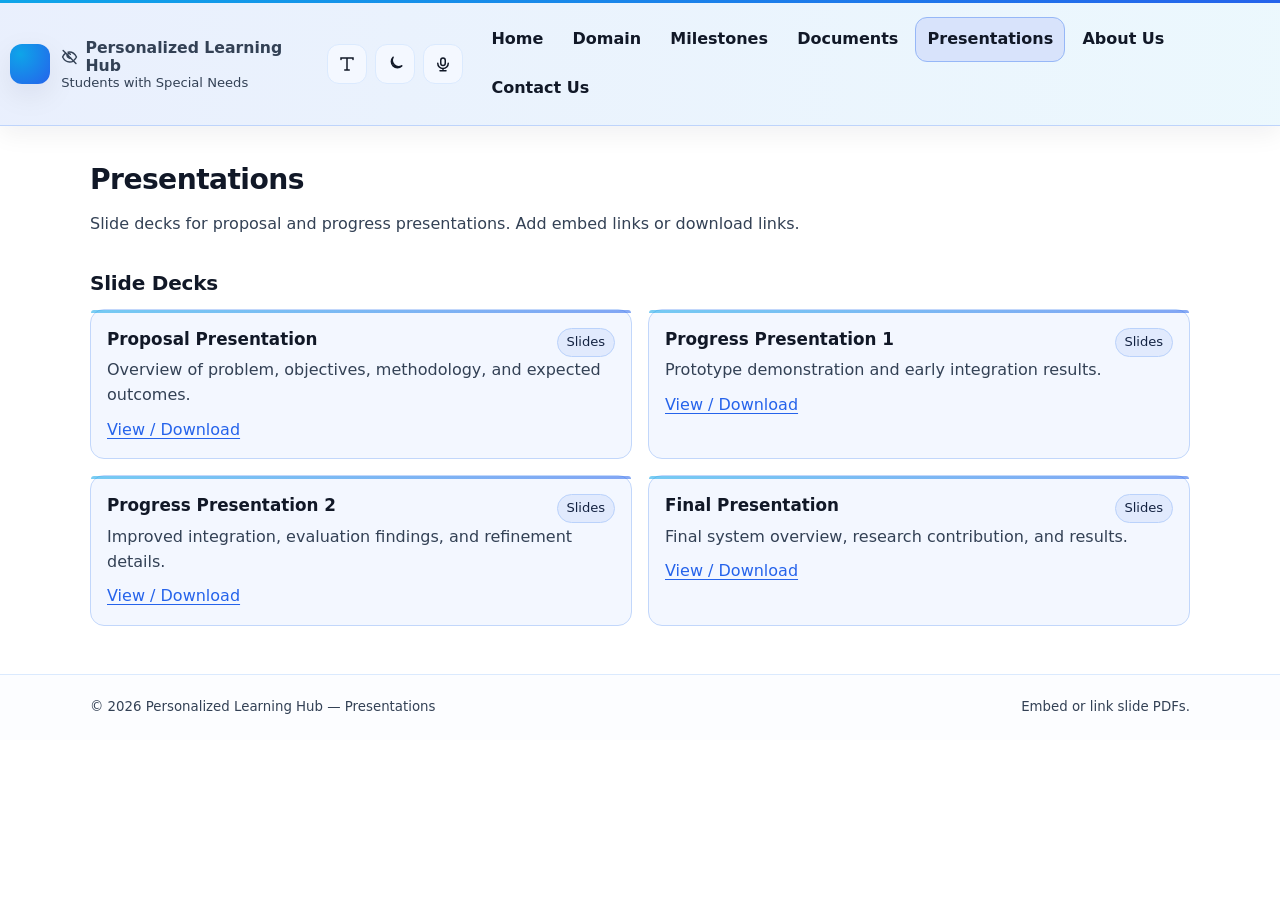
<file: pages/presentations.html>
<!doctype html>
<html lang="en">
<head>
  <meta charset="utf-8" />
  <meta name="viewport" content="width=device-width, initial-scale=1" />
  <meta name="description" content="Project presentations and slide decks." />
  <title>Personalized Learning Hub | Presentations</title>

  <link rel="stylesheet" href="../styles/main.css" />
  <link rel="icon" href="../assets/icons/favicon.svg" type="image/svg+xml" />
</head>

<body data-page="presentations">
  <a class="skip-link" href="#main">Skip to content</a>

  <header class="site-header">
    <div class="container">
      <nav class="navbar" aria-label="Main navigation">
        <a class="brand" href="../index.html">
          <span class="brand-mark" aria-hidden="true"></span>
          <span class="brand-text">
            <span class="brand-title">
              <svg class="icon" aria-hidden="true"><use href="#i-eye-off"></use></svg>
              <strong>Personalized Learning Hub</strong>
            </span>
            <span>Students with Special Needs</span>
          </span>
        </a>

        <div class="nav-controls" aria-label="Accessibility controls">
          <button class="icon-btn nav-toggle" type="button" data-action="toggle-nav" aria-expanded="false" aria-label="Open menu">
            <svg class="icon" aria-hidden="true"><use href="#i-menu"></use></svg>
          </button>
          <button class="icon-btn" type="button" data-action="toggle-font" aria-pressed="false" aria-label="Toggle larger text">
            <svg class="icon" aria-hidden="true"><use href="#i-text"></use></svg>
          </button>
          <button class="icon-btn" type="button" data-action="toggle-theme" aria-pressed="false" aria-label="Toggle dark mode">
            <svg class="icon" aria-hidden="true"><use href="#i-moon"></use></svg>
          </button>
          <button class="icon-btn" type="button" data-action="toggle-voice" aria-pressed="false" aria-label="Toggle voice navigation">
            <svg class="icon" aria-hidden="true"><use href="#i-mic"></use></svg>
          </button>
        </div>

        <div class="nav-links" role="list">
          <a href="../index.html" data-page="home">Home</a>
          <a href="domain.html" data-page="domain">Domain</a>
          <a href="milestones.html" data-page="milestones">Milestones</a>
          <a href="documents.html" data-page="documents">Documents</a>
          <a href="presentations.html" data-page="presentations">Presentations</a>
          <a href="about.html" data-page="about">About Us</a>
          <a href="contact.html" data-page="contact">Contact Us</a>
        </div>
      </nav>
    </div>
  </header>

  <main id="main">
    <div class="container">
      <h1 class="page-title">Presentations</h1>
      <p class="lead">Slide decks for proposal and progress presentations. Add embed links or download links.</p>

      <section class="section" aria-labelledby="decks">
        <h2 id="decks">Slide Decks</h2>

        <div class="deck" role="list">
          <article class="card" role="listitem">
            <div class="card-top">
              <h3>Proposal Presentation</h3>
              <span class="pill">Slides</span>
            </div>
            <p>Overview of problem, objectives, methodology, and expected outcomes.</p>
            <p style="margin-top:0.6rem;"><a href="https://mysliit.sharepoint.com/:f:/s/CDAPSubmissionCloud/IgAqsHSyW23MSI99JvUxpw41AVGTzMCLZHwC85IzQk7DJ_Q?e=PyDcnZ" target="_blank" rel="noopener noreferrer">View / Download</a></p>
          </article>

          <article class="card" role="listitem">
            <div class="card-top">
              <h3>Progress Presentation 1</h3>
              <span class="pill">Slides</span>
            </div>
            <p>Prototype demonstration and early integration results.</p>
            <p style="margin-top:0.6rem;"><a href="https://mysliit.sharepoint.com/:f:/s/CDAPSubmissionCloud/IgAiLEg3SG8RQ5kwtjFegKnEAV41P_fXZYq3_qbnNLExtB4?e=cRW6x0" target="_blank" rel="noopener noreferrer">View / Download</a></p>
          </article>

          <article class="card" role="listitem">
            <div class="card-top">
              <h3>Progress Presentation 2</h3>
              <span class="pill">Slides</span>
            </div>
            <p>Improved integration, evaluation findings, and refinement details.</p>
            <p style="margin-top:0.6rem;"><a href="https://mysliit.sharepoint.com/:f:/s/CDAPSubmissionCloud/IgDML_Vk3p9wR4nhBInMDtyfAQnuZySBc2kgr8D4NmFi120?e=XzZU3Y" target="_blank" rel="noopener noreferrer">View / Download</a></p>
          </article>

          <article class="card" role="listitem">
            <div class="card-top">
              <h3>Final Presentation</h3>
              <span class="pill">Slides</span>
            </div>
            <p>Final system overview, research contribution, and results.</p>
            <p style="margin-top:0.6rem;"><a href="https://mysliit.sharepoint.com/:f:/s/CDAPSubmissionCloud/IgBsu1D3bpegTJy5i2-X5bNNAWTPW9YAkWMJUD85950tyhY?e=3dDiFG" target="_blank" rel="noopener noreferrer">View / Download</a></p>
          </article>
        </div>

      </section>
    </div>
  </main>

  <footer class="site-footer">
    <div class="container">
      <div class="footer-row">
        <small>© <span id="year"></span> Personalized Learning Hub — Presentations</small>
        <small>Embed or link slide PDFs.</small>
      </div>
    </div>
  </footer>

  <script src="../scripts/icons.js"></script>
  <script src="../scripts/main.js"></script>
  <script>
    document.getElementById('year').textContent = new Date().getFullYear();
  </script>
</body>
</html>
</file>
<file: styles/main.css>
/*
  Main stylesheet (lightweight, responsive, WCAG-friendly)
  - No external frameworks
  - Uses system fonts for speed
  - Uses CSS variables for theme + accessibility toggles
*/

:root{
  /* Default theme: dark, modern blue (as requested) */
  --bg: #000000;
  --surface: #071a3a;
  --text: #eaf2ff;
  --muted: #b6c7e6;
  --border: rgba(59, 130, 246, 0.22);
  --brand: #3b82f6;      /* blue */
  --brand-2: #0ea5e9;    /* sky */
  --good: #15803d;
  --warn: #b45309;
  --bad: #b91c1c;

  /* Sizing */
  --radius: 14px;
  --shadow: 0 14px 40px rgba(0, 0, 0, 0.55);

  /* Typography */
  --font: ui-sans-serif, system-ui, -apple-system, Segoe UI, Roboto, Helvetica, Arial, "Apple Color Emoji", "Segoe UI Emoji";
  --mono: ui-monospace, SFMono-Regular, Menlo, Monaco, Consolas, "Liberation Mono", "Courier New", monospace;

  /* Base font size (adjusted by JS font-size toggle) */
  --base-font: 16px;
}

/* Light mode (via JS toggle sets [data-theme="light"]) */
:root[data-theme="light"]{
  --bg: #ffffff;
  --surface: #f1f6ff;
  --text: #111827;
  --muted: #334155;
  --border: #dbeafe;
  --brand: #2563eb;
  --brand-2: #0ea5e9;
  --shadow: 0 10px 30px rgba(17, 24, 39, 0.08);
}

/* Larger font mode (via JS toggle sets [data-font="lg"]) */
:root[data-font="lg"]{
  --base-font: 18px;
}

*{ box-sizing: border-box; }
html{ scroll-behavior: smooth; }

body{
  margin: 0;
  font-family: var(--font);
  font-size: var(--base-font);
  line-height: 1.55;
  color: var(--text);
  background: var(--bg);
}

a{ color: var(--brand); text-underline-offset: 3px; }
a:hover{ color: color-mix(in srgb, var(--brand) 85%, #1e3a8a); }
a:focus-visible,
button:focus-visible,
input:focus-visible,
textarea:focus-visible,
summary:focus-visible{
  outline: 3px solid rgba(14, 165, 233, 0.65);
  outline-offset: 2px;
  border-radius: 8px;
}

/* Layout */
.container{
  width: min(1100px, calc(100% - 2rem));
  margin-inline: auto;
}

/* Make the navbar feel wider without stretching all page content */
.site-header .container{
  width: min(1320px, calc(100% - 1.25rem));
}

.skip-link{
  position: absolute;
  left: -9999px;
  top: 0.75rem;
  z-index: 1000;
  padding: 0.6rem 0.9rem;
  background: var(--text);
  color: var(--bg);
  border-radius: 10px;
}
.skip-link:focus{ left: 1rem; }

/* Header / Nav */
.site-header{
  position: sticky;
  top: 0;
  z-index: 50;
  /* Slightly more colored, but still academic and subtle */
  background:
    linear-gradient(90deg,
      color-mix(in srgb, var(--brand) 10%, var(--bg)),
      color-mix(in srgb, var(--brand-2) 8%, var(--bg))
    );
  backdrop-filter: blur(10px);
  border-bottom: 1px solid color-mix(in srgb, var(--brand) 16%, var(--border));
  box-shadow: 0 8px 24px rgba(17, 24, 39, 0.06);
}

/* Accent bar for clearer branding */
.site-header::before{
  content: "";
  display: block;
  height: 3px;
  background: linear-gradient(90deg, var(--brand-2), var(--brand));
}

.navbar{
  display: flex;
  align-items: center;
  justify-content: space-between;
  gap: 1rem;
  padding: 0.9rem 0;
}

.brand{
  display: flex;
  align-items: center;
  gap: 0.7rem;
  color: var(--text);
  text-decoration: none;
}

.brand-mark{
  width: 40px;
  height: 40px;
  border-radius: 12px;
  background: radial-gradient(circle at 25% 25%, var(--brand-2), var(--brand));
  box-shadow: var(--shadow);
  flex: 0 0 auto;
}

.brand-text{ display: grid; line-height: 1.15; }
.brand-title{ display: inline-flex; align-items: center; gap: 0.45rem; }
.brand-title .icon{ width: 18px; height: 18px; }
.brand-text strong{ font-size: 0.98rem; }
.brand-text span{ font-size: 0.82rem; color: var(--muted); }

.nav-controls{
  display: flex;
  align-items: center;
  gap: 0.5rem;
}

.icon-btn{
  display: inline-flex;
  align-items: center;
  justify-content: center;
  width: 40px;
  height: 40px;
  border-radius: 12px;
  border: 1px solid var(--border);
  background: color-mix(in srgb, var(--surface) 78%, var(--bg));
  color: var(--text);
  cursor: pointer;
}
.icon-btn:hover{ filter: brightness(0.98); }
.icon{ width: 18px; height: 18px; fill: currentColor; }

.nav-toggle{ display: none; }

.nav-links{
  display: flex;
  align-items: center;
  gap: 0.3rem;
  flex-wrap: wrap;
}

.nav-links a{
  display: inline-flex;
  align-items: center;
  padding: 0.55rem 0.7rem;
  border-radius: 12px;
  color: var(--text);
  text-decoration: none;
  border: 1px solid transparent;
  font-weight: 600;
}
.nav-links a[aria-current="page"]{
  background: color-mix(in srgb, var(--brand) 18%, var(--bg));
  border-color: color-mix(in srgb, var(--brand) 38%, var(--border));
}
.nav-links a:hover{
  background: color-mix(in srgb, var(--brand-2) 10%, var(--surface));
  border-color: color-mix(in srgb, var(--brand-2) 22%, var(--border));
}

/* Mobile nav */
@media (max-width: 860px){
  .nav-toggle{ display: inline-flex; }
  .nav-links{
    display: none;
    width: 100%;
    padding: 0.8rem;
    background: color-mix(in srgb, var(--surface) 86%, var(--bg));
    border: 1px solid var(--border);
    border-radius: var(--radius);
  }
  .nav-links.is-open{ display: grid; grid-template-columns: 1fr; }
  .navbar{ flex-wrap: wrap; }
}

/* Page */
main{ padding: 2rem 0 3rem; }

.page-title{
  margin: 0 0 0.6rem;
  font-size: clamp(1.55rem, 2.2vw, 2.1rem);
  letter-spacing: -0.02em;
}

.lead{ margin: 0; color: var(--muted); max-width: 75ch; }

/* Hero */
.hero{
  padding: 1.4rem 0 0;
}

.hero-card{
  display: grid;
  grid-template-columns: 1.2fr 0.8fr;
  gap: 1.4rem;
  padding: 1.4rem;
  border-radius: calc(var(--radius) + 6px);
  background:
    linear-gradient(180deg,
      color-mix(in srgb, var(--brand) 10%, var(--surface)),
      color-mix(in srgb, var(--brand-2) 7%, var(--bg))
    );
  border: 1px solid color-mix(in srgb, var(--brand) 18%, var(--border));
  box-shadow: var(--shadow);
}

@media (max-width: 860px){
  .hero-card{ grid-template-columns: 1fr; }
}

.kicker{
  display: inline-flex;
  align-items: center;
  gap: 0.5rem;
  font-size: 0.88rem;
  color: var(--muted);
}
.kicker-badge{
  padding: 0.2rem 0.5rem;
  border-radius: 999px;
  border: 1px solid var(--border);
  background: color-mix(in srgb, var(--bg) 72%, var(--surface));
  font-family: var(--mono);
  font-size: 0.78rem;
}

.hero h1{
  margin: 0.6rem 0 0.7rem;
  font-size: clamp(2.0rem, 3.3vw, 2.8rem);
  line-height: 1.15;
  letter-spacing: -0.03em;
}

.hero p{ margin: 0 0 1.1rem; color: var(--muted); max-width: 72ch; }

.cta-row{ display: flex; flex-wrap: wrap; gap: 0.7rem; }

.btn{
  display: inline-flex;
  align-items: center;
  justify-content: center;
  gap: 0.5rem;
  padding: 0.7rem 0.95rem;
  border-radius: 14px;
  border: 1px solid var(--border);
  text-decoration: none;
  color: var(--text);
  background: color-mix(in srgb, var(--surface) 72%, var(--bg));
}

.btn.primary{
  background: linear-gradient(180deg, color-mix(in srgb, var(--brand-2) 25%, var(--brand)), var(--brand));
  color: white;
  border-color: color-mix(in srgb, var(--brand) 70%, #000);
}
.btn.primary:hover{ filter: brightness(1.03); }

.btn.ghost:hover{ background: color-mix(in srgb, var(--surface) 82%, var(--bg)); }

/* Feature cards */
.grid{
  display: grid;
  grid-template-columns: repeat(12, 1fr);
  gap: 1rem;
}

.card{
  grid-column: span 6;
  padding: 1rem;
  border: 1px solid color-mix(in srgb, var(--brand) 14%, var(--border));
  border-radius: var(--radius);
  background: color-mix(in srgb, var(--surface) 88%, var(--bg));
  position: relative;
}

/* Subtle blue accent on cards (keeps it modern, not flashy) */
.card::before{
  content: "";
  position: absolute;
  inset: 0 0 auto 0;
  height: 3px;
  border-top-left-radius: var(--radius);
  border-top-right-radius: var(--radius);
  background: linear-gradient(90deg, var(--brand-2), var(--brand));
  opacity: 0.55;
}

@media (max-width: 860px){
  .card{ grid-column: span 12; }
}

.card h3{ margin: 0 0 0.4rem; font-size: 1.05rem; }
.card p{ margin: 0; color: var(--muted); }

.card-top{
  display: flex;
  align-items: center;
  justify-content: space-between;
  gap: 0.8rem;
}

.pill{
  display: inline-flex;
  align-items: center;
  gap: 0.35rem;
  padding: 0.2rem 0.55rem;
  border-radius: 999px;
  font-size: 0.82rem;
  border: 1px solid color-mix(in srgb, var(--brand) 18%, var(--border));
  color: color-mix(in srgb, var(--text) 86%, var(--brand));
  background: color-mix(in srgb, var(--brand) 8%, var(--surface));
}

.section{
  margin-top: 2rem;
}
.section h2{
  margin: 0 0 0.6rem;
  font-size: 1.25rem;
  letter-spacing: -0.01em;
}
.section .hint{ margin: 0 0 1rem; color: var(--muted); }

/* Content blocks */
.prose{
  padding: 1rem;
  border-radius: var(--radius);
  border: 1px solid color-mix(in srgb, var(--brand) 14%, var(--border));
  background: color-mix(in srgb, var(--surface) 88%, var(--bg));
}
.prose p{ margin: 0.6rem 0; color: var(--muted); }
.prose ul{ margin: 0.6rem 0; padding-left: 1.2rem; color: var(--muted); }
.prose li{ margin: 0.35rem 0; }

/* Icons in headings */
.h2-row{ display: inline-flex; align-items: center; gap: 0.5rem; }
.h2-row .icon{
  width: 20px;
  height: 20px;
  color: var(--brand);
}

/* Accordions (Milestones) */
.timeline{
  display: grid;
  gap: 0.75rem;
}

details.accordion{
  border: 1px solid color-mix(in srgb, var(--brand) 14%, var(--border));
  border-radius: var(--radius);
  background: color-mix(in srgb, var(--surface) 88%, var(--bg));
  overflow: clip;
}

details.accordion > summary{
  list-style: none;
  cursor: pointer;
  padding: 0.95rem 1rem;
  display: flex;
  align-items: center;
  justify-content: space-between;
  gap: 0.8rem;
}

details.accordion > summary::-webkit-details-marker{ display: none; }

.summary-main{ display: grid; gap: 0.2rem; }
.summary-main strong{ font-size: 1rem; }
.summary-main span{ color: var(--muted); font-size: 0.9rem; }

.kpi{
  display: inline-flex;
  gap: 0.4rem;
  align-items: center;
  font-family: var(--mono);
  font-size: 0.85rem;
  padding: 0.25rem 0.55rem;
  border-radius: 999px;
  border: 1px solid var(--border);
  background: color-mix(in srgb, var(--surface) 80%, var(--bg));
  color: var(--text);
}

.accordion-body{ padding: 0 1rem 1rem; color: var(--muted); }
.accordion-grid{
  display: grid;
  grid-template-columns: repeat(12, 1fr);
  gap: 0.8rem;
}

.accordion-grid .mini{
  grid-column: span 6;
  padding: 0.8rem;
  border: 1px solid var(--border);
  border-radius: 12px;
  background: color-mix(in srgb, var(--surface) 70%, var(--bg));
}

@media (max-width: 860px){
  .accordion-grid .mini{ grid-column: span 12; }
}

.mini strong{ display: block; margin-bottom: 0.25rem; color: var(--text); }

/* Tables (Documents) */
.table{
  width: 100%;
  border-collapse: collapse;
  overflow: hidden;
  border-radius: var(--radius);
  border: 1px solid color-mix(in srgb, var(--brand) 14%, var(--border));
}

.table th,
.table td{
  padding: 0.85rem 0.9rem;
  border-bottom: 1px solid var(--border);
  text-align: left;
  vertical-align: top;
}

.table th{ background: color-mix(in srgb, var(--surface) 75%, var(--bg)); }
.table td{ color: var(--muted); }

.badge{
  display: inline-flex;
  align-items: center;
  padding: 0.2rem 0.5rem;
  border-radius: 999px;
  border: 1px solid var(--border);
  font-size: 0.82rem;
  font-family: var(--mono);
}

.badge.good{ color: var(--good); }
.badge.warn{ color: var(--warn); }
.badge.bad{ color: var(--bad); }

/* Cards for presentations */
.deck{
  display: grid;
  grid-template-columns: repeat(12, 1fr);
  gap: 1rem;
}

.deck .card{ grid-column: span 6; }
@media (max-width: 860px){
  .deck .card{ grid-column: span 12; }
}

/* Profile rows (used for supervisors) */
.profile{
  display: flex;
  align-items: flex-start;
  gap: 0.9rem;
}

/* About: emphasize supervisors */
.supervision-grid .card{
  grid-column: span 6;
  padding: 1.25rem;
}

@media (max-width: 860px){
  .supervision-grid .card{ grid-column: span 12; }
}

.supervision-grid .avatar{
  width: 96px;
  height: 96px;
  border-radius: 22px;
}

@media (max-width: 520px){
  .profile{ flex-direction: column; }
}

.avatar{
  width: 72px;
  height: 72px;
  border-radius: 18px;
  border: 1px solid var(--border);
  background: color-mix(in srgb, var(--bg) 75%, var(--surface));
  object-fit: cover;
  flex: 0 0 auto;
}

.profile-meta{ display: grid; gap: 0.25rem; }
.profile-meta .title{ color: var(--muted); font-size: 0.92rem; }

.embed{
  width: 100%;
  height: 320px;
  border: 1px solid var(--border);
  border-radius: 12px;
  background: color-mix(in srgb, var(--bg) 78%, var(--surface));
}

/* Forms */
.form{
  display: grid;
  gap: 0.9rem;
  padding: 1rem;
  border-radius: var(--radius);
  border: 1px solid var(--border);
  background: color-mix(in srgb, var(--surface) 88%, var(--bg));
}

.field{ display: grid; gap: 0.35rem; }
label{ font-weight: 600; }
input, textarea{
  width: 100%;
  padding: 0.75rem 0.85rem;
  border-radius: 12px;
  border: 1px solid var(--border);
  background: color-mix(in srgb, var(--surface) 70%, var(--bg));
  color: var(--text);
}
textarea{ min-height: 140px; resize: vertical; }
.help{ color: var(--muted); font-size: 0.9rem; }

.notice{
  padding: 0.85rem 0.9rem;
  border-radius: 12px;
  border: 1px solid var(--border);
  background: color-mix(in srgb, var(--surface) 88%, var(--bg));
  color: var(--muted);
}

.notice strong{ color: var(--text); }

/* Footer */
.site-footer{
  border-top: 1px solid var(--border);
  padding: 1.4rem 0;
  background: color-mix(in srgb, var(--surface) 25%, var(--bg));
}

.footer-row{
  display: flex;
  flex-wrap: wrap;
  align-items: center;
  justify-content: space-between;
  gap: 0.75rem;
}

.footer-row small{ color: var(--muted); }

/* Reduced motion */
@media (prefers-reduced-motion: reduce){
  html{ scroll-behavior: auto; }
  *{ transition: none !important; animation: none !important; }
}
</file>
